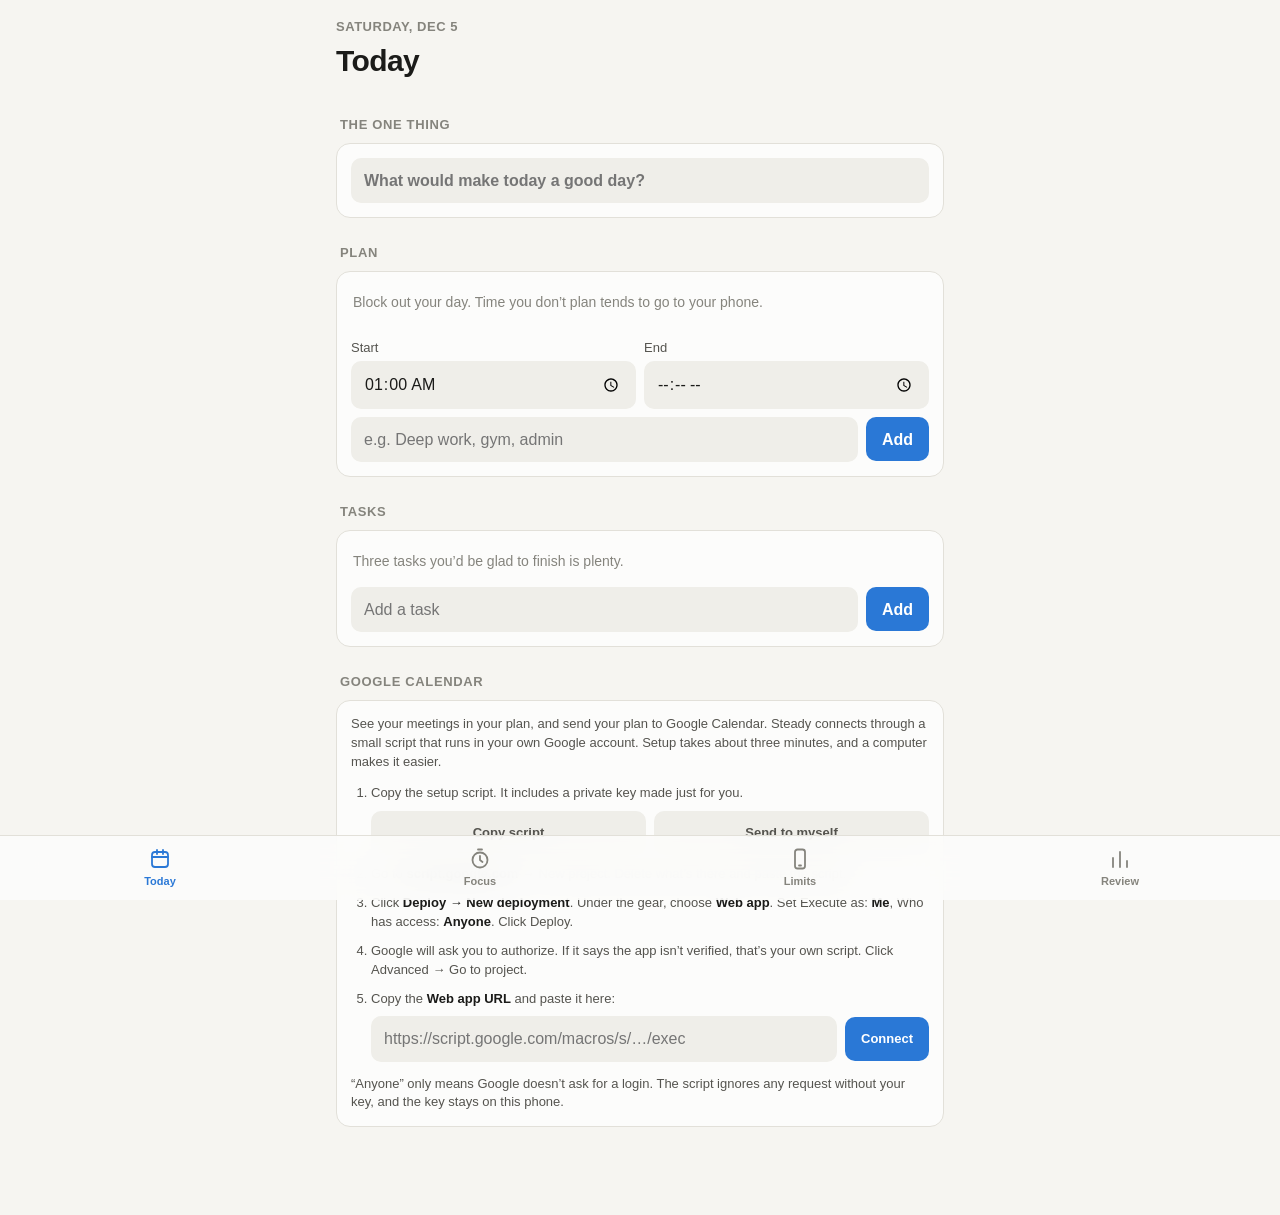
<file: index.html>
<!doctype html>
<html lang="en">
<head>
  <meta charset="utf-8">
  <meta name="viewport" content="width=device-width, initial-scale=1, viewport-fit=cover">
  <title>Steady</title>
  <meta name="description" content="Plan the day, focus in sessions, keep screen time honest.">
  <meta name="theme-color" content="#f6f5f1" media="(prefers-color-scheme: light)">
  <meta name="theme-color" content="#141413" media="(prefers-color-scheme: dark)">
  <meta name="apple-mobile-web-app-capable" content="yes">
  <meta name="apple-mobile-web-app-status-bar-style" content="default">
  <meta name="apple-mobile-web-app-title" content="Steady">
  <link rel="manifest" href="manifest.webmanifest">
  <link rel="icon" href="icons/icon.svg" type="image/svg+xml">
  <link rel="apple-touch-icon" href="icons/apple-touch-icon.png">
  <link rel="stylesheet" href="app.css">
</head>
<body>
  <header class="topbar">
    <div>
      <p class="eyebrow" id="today-label"></p>
      <h1 id="view-title">Today</h1>
    </div>
    <div class="now-chip" id="now-chip" hidden></div>
  </header>

  <main id="view"></main>

  <nav class="tabbar" aria-label="Sections">
    <button data-tab="today" aria-current="page">
      <svg viewBox="0 0 24 24" aria-hidden="true"><rect x="4" y="5" width="16" height="15" rx="3"/><path d="M4 10h16M9 3v4M15 3v4"/></svg>
      <span>Today</span>
    </button>
    <button data-tab="focus">
      <svg viewBox="0 0 24 24" aria-hidden="true"><circle cx="12" cy="13" r="7.5"/><path d="M12 9v4l2.5 2M10 2.5h4"/></svg>
      <span>Focus</span>
    </button>
    <button data-tab="limits">
      <svg viewBox="0 0 24 24" aria-hidden="true"><rect x="7" y="2.5" width="10" height="19" rx="2.5"/><path d="M11 18.5h2"/></svg>
      <span>Limits</span>
    </button>
    <button data-tab="review">
      <svg viewBox="0 0 24 24" aria-hidden="true"><path d="M5 20V11M12 20V5M19 20v-6"/></svg>
      <span>Review</span>
    </button>
  </nav>

  <div class="toast" id="toast" role="status" aria-live="polite"></div>

  <script src="app.js"></script>
</body>
</html>
</file>
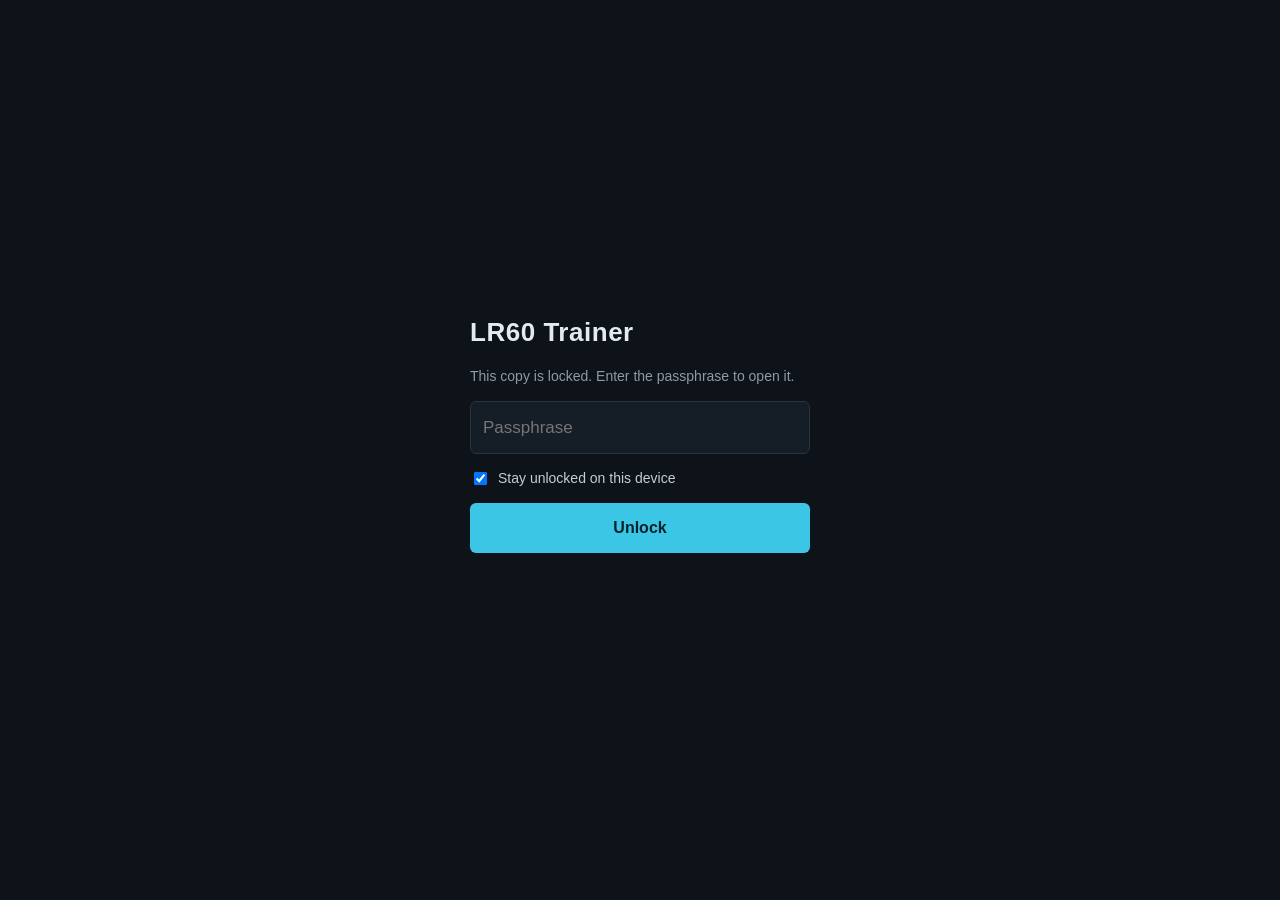
<file: icons/lr60/index.html>
<!doctype html>
<html lang="en">
<head>
<meta charset="utf-8">
<meta name="viewport" content="width=device-width,initial-scale=1,viewport-fit=cover">
<title>LR60 Trainer</title>
<meta name="robots" content="noindex,nofollow">
<meta name="apple-mobile-web-app-capable" content="yes">
<meta name="mobile-web-app-capable" content="yes">
<meta name="apple-mobile-web-app-title" content="LR60 Trainer">
<meta name="apple-mobile-web-app-status-bar-style" content="black-translucent">
<meta name="theme-color" content="#0d1318">
<link rel="manifest" href="manifest.webmanifest">
<link rel="apple-touch-icon" href="icon-180.png">
<style>
:root{color-scheme:light;box-sizing:border-box;padding-top:env(safe-area-inset-top,0px);padding-bottom:env(safe-area-inset-bottom,0px)}
html{scroll-padding-top:env(safe-area-inset-top,0px)}
body{margin:0;padding:0;font:14px -apple-system,BlinkMacSystemFont,sans-serif;background:#faf9f5;color:#141413}
img{max-width:100%}
[hidden]:not([hidden=until-found i]){display:none!important}
/* lock screen, shown until the passphrase opens the app */
#lock{min-height:100vh;display:grid;place-items:center;background:#0d1318;color:#e3eaf0;padding:24px;box-sizing:border-box;font:16px/1.5 -apple-system,BlinkMacSystemFont,"Segoe UI",sans-serif}
#lock form{width:100%;max-width:340px;display:grid;gap:14px}
#lock h1{font-size:26px;margin:0;letter-spacing:.02em}
#lock p{margin:0;color:#8d9ba7;font-size:14px}
#lock input[type=password]{font:inherit;font-size:17px;padding:13px 12px;border-radius:6px;border:1px solid #27333e;background:#151e26;color:#e3eaf0;width:100%;box-sizing:border-box}
#lock label{display:flex;gap:8px;align-items:center;font-size:14px;color:#c4ced6}
#lock button{font:inherit;font-size:16px;font-weight:600;padding:13px;border-radius:6px;border:0;background:#3cc6e6;color:#06222b;cursor:pointer}
#lock #lockMsg{color:#ff8a80;min-height:1.4em}
</style>
</head>
<body>
<div id="lock">
  <form id="lockForm" autocomplete="off">
    <h1>LR60 Trainer</h1>
    <p>This copy is locked. Enter the passphrase to open it.</p>
    <input type="password" id="lockPass" aria-label="Passphrase" placeholder="Passphrase" autocomplete="current-password">
    <label><input type="checkbox" id="lockKeep" checked> Stay unlocked on this device</label>
    <button type="submit" id="lockGo">Unlock</button>
    <p id="lockMsg" role="alert"></p>
  </form>
</div>
<script>
(function () {
  const $ = (id) => document.getElementById(id);
  const b64 = (s) => Uint8Array.from(atob(s), (c) => c.charCodeAt(0));
  const toB64 = (u) => btoa(String.fromCharCode.apply(null, u));
  const KEY = 'lr60.unlock';
  const get = () => { try { return localStorage.getItem(KEY); } catch (e) { return null; } };
  const set = (v) => { try { v ? localStorage.setItem(KEY, v) : localStorage.removeItem(KEY); } catch (e) {} };
  let pack = null;

  async function load() {
    if (!pack) pack = await (await fetch('app.enc.json')).json();
    return pack;
  }
  // PBKDF2-SHA256 gives 64 bytes: 32 for AES-256-CBC, 32 for the HMAC that proves the passphrase is right.
  async function derive(pass, p) {
    const base = await crypto.subtle.importKey('raw', new TextEncoder().encode(pass), 'PBKDF2', false, ['deriveBits']);
    return new Uint8Array(await crypto.subtle.deriveBits({ name: 'PBKDF2', hash: 'SHA-256', salt: b64(p.salt), iterations: p.iter }, base, 512));
  }
  async function open(keys, p) {
    const iv = b64(p.iv), ct = b64(p.ct);
    const mk = await crypto.subtle.importKey('raw', keys.slice(32), { name: 'HMAC', hash: 'SHA-256' }, false, ['verify']);
    const body = new Uint8Array(iv.length + ct.length); body.set(iv); body.set(ct, iv.length);
    if (!(await crypto.subtle.verify('HMAC', mk, b64(p.mac), body))) return null;
    const ek = await crypto.subtle.importKey('raw', keys.slice(0, 32), 'AES-CBC', false, ['decrypt']);
    return new TextDecoder().decode(await crypto.subtle.decrypt({ name: 'AES-CBC', iv }, ek, ct));
  }
  // The decrypted app is a page body: styles and markup go in as they are, scripts are re-created so they run in order.
  function start(html) {
    const t = document.createElement('template'); t.innerHTML = html;
    const scripts = [...t.content.querySelectorAll('script')]; scripts.forEach((s) => s.remove());
    $('lock').remove();
    document.body.appendChild(t.content);
    scripts.forEach((s) => { const n = document.createElement('script'); n.textContent = s.textContent; document.body.appendChild(n); });
  }
  async function tryKeys(keys, keep) {
    const html = await open(keys, await load());
    if (html == null) return false;
    if (keep) set(toB64(keys));
    start(html); return true;
  }

  $('lockForm').addEventListener('submit', async (e) => {
    e.preventDefault();
    const msg = $('lockMsg'), go = $('lockGo'); msg.textContent = ''; go.disabled = true; go.textContent = 'Unlocking…';
    try {
      const p = await load();
      const ok = await tryKeys(await derive($('lockPass').value, p), $('lockKeep').checked);
      if (!ok) msg.textContent = 'That passphrase did not open it. Check it and try again.';
    } catch (err) {
      msg.textContent = 'Could not load the app. Connect to the internet once, then try again.';
    }
    go.disabled = false; go.textContent = 'Unlock';
  });

  // A device that chose to stay unlocked opens straight into the app, online or offline.
  (async () => {
    const saved = get(); if (!saved) return;
    try { if (!(await tryKeys(b64(saved), false))) set(null); } catch (e) {}
  })();

  if ('serviceWorker' in navigator) navigator.serviceWorker.register('sw.js');
})();
</script>
</body>
</html>
</file>
<file: app.css>
:root {
  color-scheme: light;
  --bg: #f6f5f1;
  --surface: #fcfcfb;
  --surface-2: #efeee9;
  --line: #e2e0d9;
  --text: #1b1b19;
  --text-2: #55544f;
  --text-3: #85847d;
  --accent: #2a78d6;
  --accent-ink: #ffffff;
  --accent-soft: #e3eefb;
  --good: #1d7f4e;
  --warn: #a35f00;
  --warn-soft: #fbefd9;
  --series-1: #2a78d6;
  --radius: 14px;
  --tabbar-h: 64px;
  font-family: -apple-system, BlinkMacSystemFont, "SF Pro Text", "Segoe UI", Roboto, sans-serif;
}

@media (prefers-color-scheme: dark) {
  :root:not([data-theme="light"]) {
    color-scheme: dark;
    --bg: #141413;
    --surface: #1d1d1b;
    --surface-2: #272724;
    --line: #34332f;
    --text: #f0efec;
    --text-2: #c3c2b7;
    --text-3: #8f8e86;
    --accent: #3987e5;
    --accent-soft: #1d2d42;
    --good: #4cc38a;
    --warn: #e9a23b;
    --warn-soft: #3a2c14;
    --series-1: #3987e5;
  }
}
:root[data-theme="dark"] {
  color-scheme: dark;
  --bg: #141413;
  --surface: #1d1d1b;
  --surface-2: #272724;
  --line: #34332f;
  --text: #f0efec;
  --text-2: #c3c2b7;
  --text-3: #8f8e86;
  --accent: #3987e5;
  --accent-soft: #1d2d42;
  --good: #4cc38a;
  --warn: #e9a23b;
  --warn-soft: #3a2c14;
  --series-1: #3987e5;
}

* { box-sizing: border-box; }
html, body { margin: 0; }
body {
  background: var(--bg);
  color: var(--text);
  font-size: 16px;
  line-height: 1.45;
  -webkit-text-size-adjust: 100%;
  -webkit-tap-highlight-color: transparent;
  padding-bottom: calc(var(--tabbar-h) + env(safe-area-inset-bottom) + 24px);
}

.topbar {
  display: flex;
  align-items: flex-end;
  justify-content: space-between;
  gap: 12px;
  padding: calc(env(safe-area-inset-top) + 18px) 16px 8px;
  max-width: 640px;
  margin: 0 auto;
}
.eyebrow { margin: 0; color: var(--text-3); font-size: 13px; font-weight: 600; text-transform: uppercase; letter-spacing: .04em; }
h1 { margin: 2px 0 0; font-size: 30px; letter-spacing: -.02em; }
h2 { font-size: 13px; text-transform: uppercase; letter-spacing: .05em; color: var(--text-3); margin: 26px 4px 8px; font-weight: 600; }
h3 { margin: 0 0 4px; font-size: 16px; }

.now-chip {
  background: var(--accent-soft);
  color: var(--accent);
  border-radius: 999px;
  padding: 6px 12px;
  font-size: 13px;
  font-weight: 600;
  max-width: 55%;
  white-space: nowrap;
  overflow: hidden;
  text-overflow: ellipsis;
}

main { max-width: 640px; margin: 0 auto; padding: 0 16px; }

.card {
  background: var(--surface);
  border: 1px solid var(--line);
  border-radius: var(--radius);
  padding: 14px;
}
.card + .card { margin-top: 10px; }
.muted { color: var(--text-2); }
.small { font-size: 13px; }
.empty { color: var(--text-3); font-size: 14px; padding: 6px 2px; margin: 0; }

input, select, textarea, button { font: inherit; color: inherit; }
input[type="text"], input[type="number"], input[type="time"], select, textarea {
  width: 100%;
  background: var(--surface-2);
  border: 1px solid transparent;
  border-radius: 10px;
  padding: 10px 12px;
  font-size: 16px; /* stops iOS zooming on focus */
  min-height: 44px;
}
input:focus, select:focus, textarea:focus { outline: 2px solid var(--accent); outline-offset: 1px; }
textarea { resize: vertical; min-height: 72px; }
label.field { display: block; margin-top: 10px; }
label.field > span { display: block; font-size: 13px; color: var(--text-2); margin-bottom: 4px; }

.row { display: flex; gap: 8px; align-items: center; }
.row > .grow { flex: 1; min-width: 0; }
.grid-2 { display: grid; grid-template-columns: 1fr 1fr; gap: 8px; }

.btn {
  border: 0;
  border-radius: 10px;
  min-height: 44px;
  padding: 0 16px;
  background: var(--surface-2);
  font-weight: 600;
  cursor: pointer;
}
.btn.primary { background: var(--accent); color: var(--accent-ink); }
.btn.ghost { background: transparent; color: var(--accent); padding: 0 8px; }
.btn.block { width: 100%; }
.btn:disabled { opacity: .5; }
.icon-btn {
  border: 0; background: transparent; color: var(--text-3);
  min-width: 44px; min-height: 44px; border-radius: 10px; cursor: pointer; font-size: 20px; line-height: 1;
}

/* Today */
.intention {
  font-size: 18px;
  font-weight: 600;
  background: transparent;
  border: 0;
  padding: 0;
  min-height: 0;
}
.intention:focus { outline: none; }

.block-item {
  display: flex; align-items: center; gap: 10px;
  padding: 10px 0;
  border-top: 1px solid var(--line);
}
.block-item:first-child { border-top: 0; }
.block-time { font-variant-numeric: tabular-nums; color: var(--text-2); font-size: 14px; width: 98px; flex-shrink: 0; }
.block-label { flex: 1; min-width: 0; overflow-wrap: anywhere; }
.block-item.past .block-label, .block-item.past .block-time { color: var(--text-3); }
.block-item.current {
  margin: 0 -14px; padding: 10px 14px;
  background: var(--accent-soft);
  border-top-color: transparent;
}
.block-item.current + .block-item { border-top-color: transparent; }
.block-item.current .block-time, .block-item.current .block-label { color: var(--accent); font-weight: 600; }

.task {
  display: flex; align-items: center; gap: 6px;
  border-top: 1px solid var(--line);
  min-height: 48px;
}
.task:first-child { border-top: 0; }
.task input[type="checkbox"] { width: 22px; height: 22px; accent-color: var(--accent); flex-shrink: 0; margin: 0 6px 0 0; }
.task .text { flex: 1; min-width: 0; overflow-wrap: anywhere; }
.task.done .text { color: var(--text-3); text-decoration: line-through; }

/* Focus */
.timer-wrap { display: grid; place-items: center; padding: 18px 0 8px; }
.timer { position: relative; width: min(260px, 70vw); aspect-ratio: 1; }
.timer svg { width: 100%; height: 100%; transform: rotate(-90deg); }
.timer .track { stroke: var(--surface-2); }
.timer .progress { stroke: var(--accent); stroke-linecap: round; transition: stroke-dashoffset .4s linear; }
.timer.break .progress { stroke: var(--good); }
.timer-readout { position: absolute; inset: 0; display: grid; place-content: center; text-align: center; }
.timer-readout .time { font-size: 52px; font-weight: 600; font-variant-numeric: tabular-nums; letter-spacing: -.02em; }
.timer-readout .mode { color: var(--text-2); font-size: 14px; font-weight: 600; text-transform: uppercase; letter-spacing: .06em; }

.segmented { display: grid; grid-auto-flow: column; background: var(--surface-2); border-radius: 10px; padding: 3px; gap: 3px; }
.segmented button { border: 0; background: transparent; border-radius: 8px; min-height: 38px; font-weight: 600; color: var(--text-2); cursor: pointer; }
.segmented button[aria-pressed="true"] { background: var(--surface); color: var(--text); box-shadow: 0 1px 2px rgba(0,0,0,.12); }

.stats { display: grid; grid-template-columns: repeat(3, 1fr); gap: 8px; }
.stat { background: var(--surface); border: 1px solid var(--line); border-radius: var(--radius); padding: 12px; }
.stat .value { font-size: 24px; font-weight: 650; font-variant-numeric: tabular-nums; }
.stat .label { font-size: 12px; color: var(--text-2); }

.session { display: flex; justify-content: space-between; gap: 10px; padding: 8px 0; border-top: 1px solid var(--line); font-size: 14px; }
.session:first-child { border-top: 0; }

/* Limits */
.check {
  display: flex; gap: 12px; align-items: flex-start;
  padding: 12px 0; border-top: 1px solid var(--line);
}
.check:first-child { border-top: 0; padding-top: 2px; }
.check input { width: 22px; height: 22px; accent-color: var(--good); flex-shrink: 0; margin-top: 2px; }
.check details summary { cursor: pointer; font-weight: 600; list-style: none; }
.check details summary::-webkit-details-marker { display: none; }
.check details summary::after { content: " ›"; color: var(--text-3); }
.check details[open] summary::after { content: " ⌄"; }
.check ol { margin: 8px 0 0; padding-left: 20px; color: var(--text-2); font-size: 14px; }
.check ol li + li { margin-top: 4px; }
.check.done summary { color: var(--text-3); text-decoration: line-through; }

.app-row { display: flex; align-items: center; gap: 8px; padding: 6px 0; border-top: 1px solid var(--line); }
.app-row:first-child { border-top: 0; }
.app-row .name { flex: 1; min-width: 0; overflow-wrap: anywhere; }
.app-row input { width: 84px; flex-shrink: 0; text-align: right; }

.progress-bar { height: 8px; background: var(--surface-2); border-radius: 99px; overflow: hidden; margin-top: 8px; }
.progress-bar > div { height: 100%; background: var(--accent); border-radius: 99px; }
.progress-bar.over > div { background: var(--warn); }

/* Review */
.mood { display: grid; grid-template-columns: repeat(5, 1fr); gap: 6px; }
.mood button {
  border: 1px solid var(--line); background: var(--surface-2); border-radius: 10px;
  min-height: 48px; font-size: 22px; cursor: pointer;
}
.mood button[aria-pressed="true"] { border-color: var(--accent); background: var(--accent-soft); }

.flag { display: inline-flex; align-items: center; gap: 6px; background: var(--warn-soft); color: var(--warn); border-radius: 8px; padding: 4px 8px; font-size: 13px; font-weight: 600; }
.flag.ok { background: transparent; color: var(--good); padding-left: 0; }

.chart { position: relative; margin-top: 6px; }
.chart svg { width: 100%; height: auto; display: block; overflow: visible; }
.chart .grid { stroke: var(--line); stroke-width: 1; }
.chart .goal { stroke: var(--text-2); stroke-width: 1.5; stroke-dasharray: 4 4; }
.chart .bar { fill: var(--series-1); }
.chart .bar.dim { opacity: .35; }
.chart .hit { fill: transparent; cursor: pointer; }
.chart text { fill: var(--text-2); font-size: 11px; font-family: inherit; }
.chart text.val { fill: var(--text); font-weight: 600; }
.chart-tip {
  position: absolute; pointer-events: none; transform: translate(-50%, -100%);
  background: var(--text); color: var(--bg); font-size: 12px; font-weight: 600;
  padding: 5px 8px; border-radius: 8px; white-space: nowrap;
}
.chart-table { width: 100%; border-collapse: collapse; font-size: 14px; margin-top: 8px; }
.chart-table th, .chart-table td { text-align: left; padding: 6px 4px; border-top: 1px solid var(--line); font-variant-numeric: tabular-nums; }
.chart-table th { color: var(--text-2); font-weight: 600; }

/* Tab bar */
.tabbar {
  position: fixed; left: 0; right: 0; bottom: 0;
  display: grid; grid-template-columns: repeat(4, 1fr);
  background: color-mix(in srgb, var(--surface) 88%, transparent);
  -webkit-backdrop-filter: blur(16px); backdrop-filter: blur(16px);
  border-top: 1px solid var(--line);
  padding-bottom: env(safe-area-inset-bottom);
}
.tabbar button {
  border: 0; background: transparent; color: var(--text-3);
  height: var(--tabbar-h); display: grid; place-content: center; justify-items: center; gap: 3px;
  font-size: 11px; font-weight: 600; cursor: pointer;
}
.tabbar svg { width: 24px; height: 24px; fill: none; stroke: currentColor; stroke-width: 1.8; stroke-linecap: round; stroke-linejoin: round; }
.tabbar button[aria-current="page"] { color: var(--accent); }

.toast {
  position: fixed; left: 50%; bottom: calc(var(--tabbar-h) + env(safe-area-inset-bottom) + 14px);
  transform: translate(-50%, 20px); opacity: 0; pointer-events: none;
  background: var(--text); color: var(--bg); padding: 10px 16px; border-radius: 12px; font-size: 14px; font-weight: 600;
  transition: opacity .2s, transform .2s; max-width: calc(100vw - 32px);
}
.toast.show { opacity: 1; transform: translate(-50%, 0); }

.sr-only { position: absolute; width: 1px; height: 1px; overflow: hidden; clip: rect(0 0 0 0); white-space: nowrap; }

/* Google Calendar */
.gcal-dot { display: inline-block; width: 8px; height: 8px; border-radius: 50%; background: var(--good); margin-right: 6px; vertical-align: 1px; flex-shrink: 0; }
.block-meta { display: block; font-size: 12px; font-weight: 400; color: var(--text-3); margin-top: 1px; }
.block-item.from-google .block-label { color: var(--text-2); }
.block-item.from-google { min-height: 64px; }
.block-item.current .block-meta { color: var(--accent); opacity: .8; }
.all-day { margin: 0 0 6px; font-size: 13px; color: var(--text-2); }
.setup-steps { padding-left: 20px; margin: 10px 0; color: var(--text-2); }
.setup-steps li + li { margin-top: 10px; }
.setup-steps strong { color: var(--text); }
input[type="url"] { width: 100%; background: var(--surface-2); border: 1px solid transparent; border-radius: 10px; padding: 10px 12px; font-size: 16px; min-height: 44px; }
</file>
